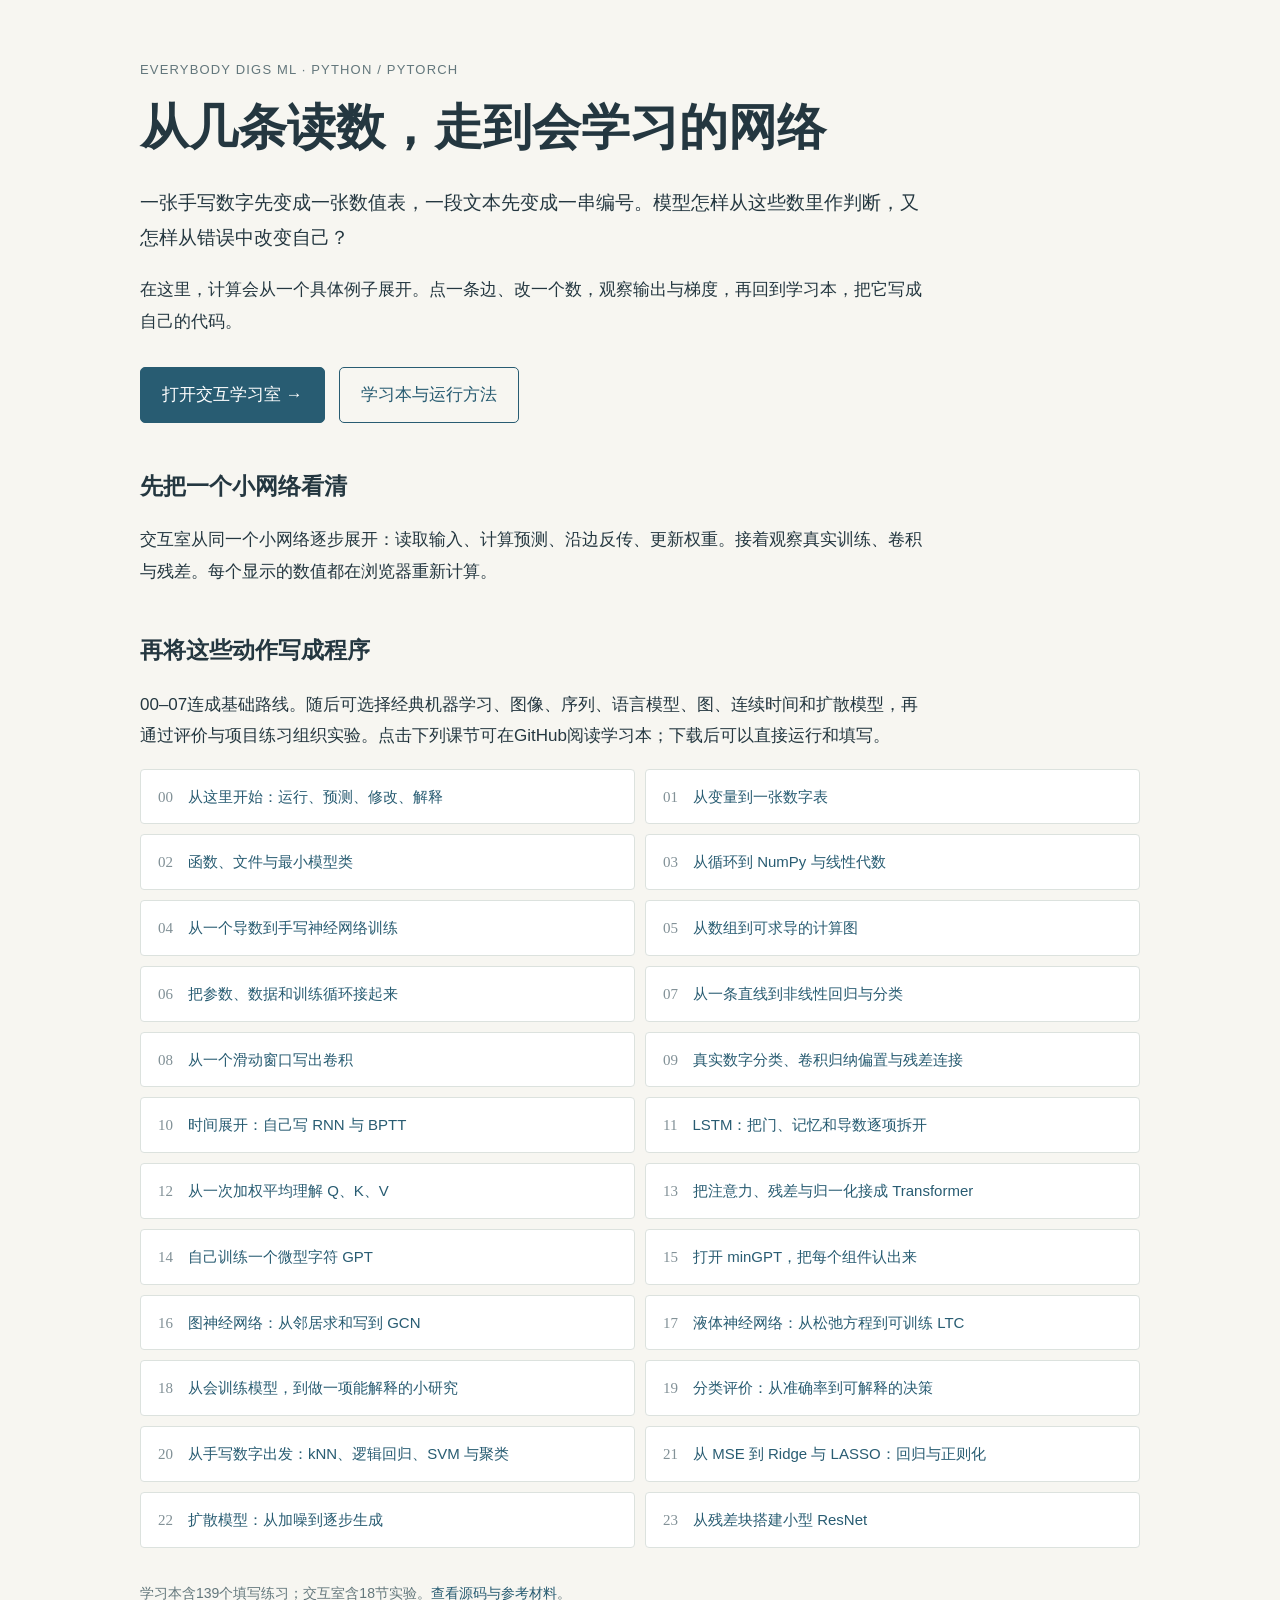
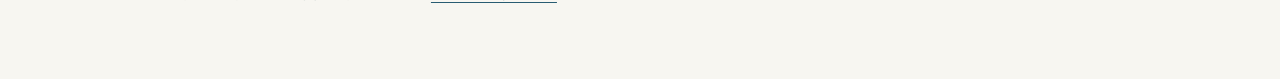
<file: index.html>
<!doctype html><html lang="zh-CN"><meta charset="utf-8"><meta name="viewport" content="width=device-width,initial-scale=1"><title>Everybody Digs ML · 动手学习机器学习</title>
<style>:root{color:#243740;background:#f7f6f1;font:17px/1.85 Arial,"Microsoft YaHei",sans-serif}*{box-sizing:border-box}body{margin:0}main{max-width:1060px;margin:auto;padding:58px 30px}a{color:#285c72;text-underline-offset:4px}h1{font-size:clamp(30px,5vw,49px);line-height:1.35;font-weight:650;margin:12px 0 25px}h2{font-size:23px;margin:42px 0 17px}p{max-width:790px}.lead{font-size:19px}.label{font-size:13px;color:#63777c;letter-spacing:.09em}.actions{display:flex;gap:14px;flex-wrap:wrap;margin:30px 0 36px}.actions a{padding:11px 21px;border:1px solid #285c72;border-radius:5px;text-decoration:none}.actions a:first-child{background:#285c72;color:white}.route{display:grid;grid-template-columns:1fr 1fr;gap:10px}.lesson{display:flex;align-items:baseline;gap:15px;padding:13px 17px;border:1px solid #dce2de;background:#fff;text-decoration:none;border-radius:4px;font-size:15px}.lesson span{font:15px Georgia,serif;color:#829197}.lesson:hover{border-color:#285c72}.note{color:#63777c;font-size:14px;margin-top:33px}code{font-size:.9em;background:#eef0ec;padding:2px 5px}@media(max-width:700px){main{padding:34px 19px}.route{grid-template-columns:1fr}}</style>
<main><div class="label">EVERYBODY DIGS ML · PYTHON / PYTORCH</div><h1>从几条读数，走到会学习的网络</h1>
<p class="lead">一张手写数字先变成一张数值表，一段文本先变成一串编号。模型怎样从这些数里作判断，又怎样从错误中改变自己？</p>
<p>在这里，计算会从一个具体例子展开。点一条边、改一个数，观察输出与梯度，再回到学习本，把它写成自己的代码。</p>
<div class="actions"><a href="https://lee-eee-eee.github.io/everybody-digs-ml-lab/interactive/#network">打开交互学习室 →</a><a href="https://github.com/Lee-Eee-Eee/everybody-digs-ml#开始学习">学习本与运行方法</a></div>
<h2>先把一个小网络看清</h2><p>交互室从同一个小网络逐步展开：读取输入、计算预测、沿边反传、更新权重。接着观察真实训练、卷积与残差。每个显示的数值都在浏览器重新计算。</p>
<h2>再将这些动作写成程序</h2><p>00–07连成基础路线。随后可选择经典机器学习、图像、序列、语言模型、图、连续时间和扩散模型，再通过评价与项目练习组织实验。点击下列课节可在GitHub阅读学习本；下载后可以直接运行和填写。</p>
<div class="route"><a class="lesson" href="https://github.com/Lee-Eee-Eee/everybody-digs-ml/blob/main/lessons/python_math/00_start_and_environment.ipynb"><span>00</span>从这里开始：运行、预测、修改、解释</a><a class="lesson" href="https://github.com/Lee-Eee-Eee/everybody-digs-ml/blob/main/lessons/python_math/01_python_values_control.ipynb"><span>01</span>从变量到一张数字表</a><a class="lesson" href="https://github.com/Lee-Eee-Eee/everybody-digs-ml/blob/main/lessons/python_math/02_python_functions_files_classes.ipynb"><span>02</span>函数、文件与最小模型类</a><a class="lesson" href="https://github.com/Lee-Eee-Eee/everybody-digs-ml/blob/main/lessons/python_math/03_numpy_shapes_linear_algebra.ipynb"><span>03</span>从循环到 NumPy 与线性代数</a><a class="lesson" href="https://github.com/Lee-Eee-Eee/everybody-digs-ml/blob/main/lessons/neural_network_basics/04_derivatives_numpy_mlp.ipynb"><span>04</span>从一个导数到手写神经网络训练</a><a class="lesson" href="https://github.com/Lee-Eee-Eee/everybody-digs-ml/blob/main/lessons/neural_network_basics/05_torch_tensors_autograd.ipynb"><span>05</span>从数组到可求导的计算图</a><a class="lesson" href="https://github.com/Lee-Eee-Eee/everybody-digs-ml/blob/main/lessons/neural_network_basics/06_modules_data_training.ipynb"><span>06</span>把参数、数据和训练循环接起来</a><a class="lesson" href="https://github.com/Lee-Eee-Eee/everybody-digs-ml/blob/main/lessons/neural_network_basics/07_mlp_regression_classification.ipynb"><span>07</span>从一条直线到非线性回归与分类</a><a class="lesson" href="https://github.com/Lee-Eee-Eee/everybody-digs-ml/blob/main/lessons/computer_vision/08_convolution_from_windows.ipynb"><span>08</span>从一个滑动窗口写出卷积</a><a class="lesson" href="https://github.com/Lee-Eee-Eee/everybody-digs-ml/blob/main/lessons/computer_vision/09_cnn_training_and_residuals.ipynb"><span>09</span>真实数字分类、卷积归纳偏置与残差连接</a><a class="lesson" href="https://github.com/Lee-Eee-Eee/everybody-digs-ml/blob/main/lessons/sequence_models/10_rnn_time_and_bptt.ipynb"><span>10</span>时间展开：自己写 RNN 与 BPTT</a><a class="lesson" href="https://github.com/Lee-Eee-Eee/everybody-digs-ml/blob/main/lessons/sequence_models/11_lstm_gates_and_memory.ipynb"><span>11</span>LSTM：把门、记忆和导数逐项拆开</a><a class="lesson" href="https://github.com/Lee-Eee-Eee/everybody-digs-ml/blob/main/lessons/llm/12_attention_qkv.ipynb"><span>12</span>从一次加权平均理解 Q、K、V</a><a class="lesson" href="https://github.com/Lee-Eee-Eee/everybody-digs-ml/blob/main/lessons/llm/13_transformer_block.ipynb"><span>13</span>把注意力、残差与归一化接成 Transformer</a><a class="lesson" href="https://github.com/Lee-Eee-Eee/everybody-digs-ml/blob/main/lessons/llm/14_small_gpt_training.ipynb"><span>14</span>自己训练一个微型字符 GPT</a><a class="lesson" href="https://github.com/Lee-Eee-Eee/everybody-digs-ml/blob/main/lessons/llm/15_mingpt_reading_and_generation.ipynb"><span>15</span>打开 minGPT，把每个组件认出来</a><a class="lesson" href="https://github.com/Lee-Eee-Eee/everybody-digs-ml/blob/main/lessons/other_networks/16_gnn_message_passing.ipynb"><span>16</span>图神经网络：从邻居求和写到 GCN</a><a class="lesson" href="https://github.com/Lee-Eee-Eee/everybody-digs-ml/blob/main/lessons/other_networks/17_liquid_neural_networks.ipynb"><span>17</span>液体神经网络：从松弛方程到可训练 LTC</a><a class="lesson" href="https://github.com/Lee-Eee-Eee/everybody-digs-ml/blob/main/lessons/experiments/18_research_experiments.ipynb"><span>18</span>从会训练模型，到做一项能解释的小研究</a><a class="lesson" href="https://github.com/Lee-Eee-Eee/everybody-digs-ml/blob/main/lessons/experiments/19_evaluation_and_decisions.ipynb"><span>19</span>分类评价：从准确率到可解释的决策</a><a class="lesson" href="https://github.com/Lee-Eee-Eee/everybody-digs-ml/blob/main/lessons/classical_ml/20_classical_classification.ipynb"><span>20</span>从手写数字出发：kNN、逻辑回归、SVM 与聚类</a><a class="lesson" href="https://github.com/Lee-Eee-Eee/everybody-digs-ml/blob/main/lessons/classical_ml/21_regression_regularization.ipynb"><span>21</span>从 MSE 到 Ridge 与 LASSO：回归与正则化</a><a class="lesson" href="https://github.com/Lee-Eee-Eee/everybody-digs-ml/blob/main/lessons/other_networks/22_diffusion_from_noise.ipynb"><span>22</span>扩散模型：从加噪到逐步生成</a><a class="lesson" href="https://github.com/Lee-Eee-Eee/everybody-digs-ml/blob/main/lessons/computer_vision/23_resnet_from_blocks.ipynb"><span>23</span>从残差块搭建小型 ResNet</a></div><p class="note">学习本含139个填写练习；交互室含18节实验。<a href="https://github.com/Lee-Eee-Eee/everybody-digs-ml">查看源码与参考材料</a>。</p></main></html>
</file>
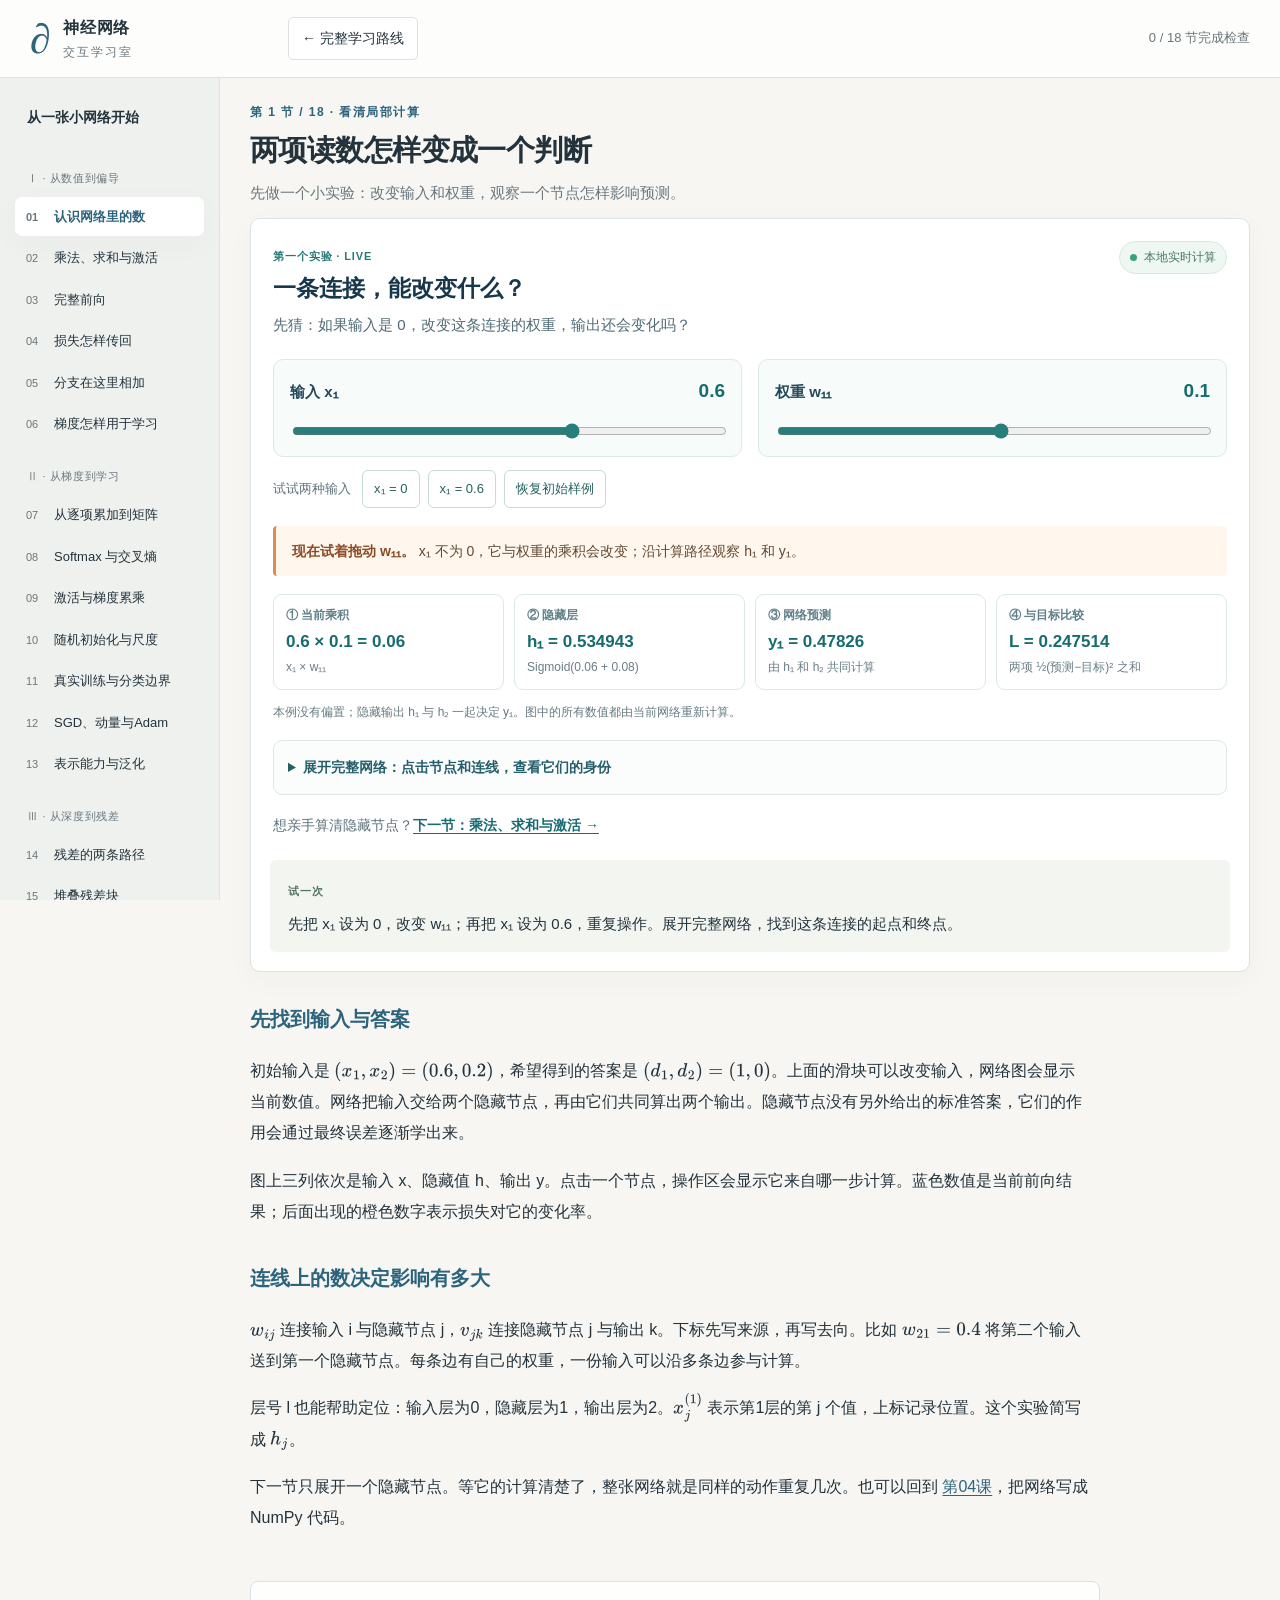
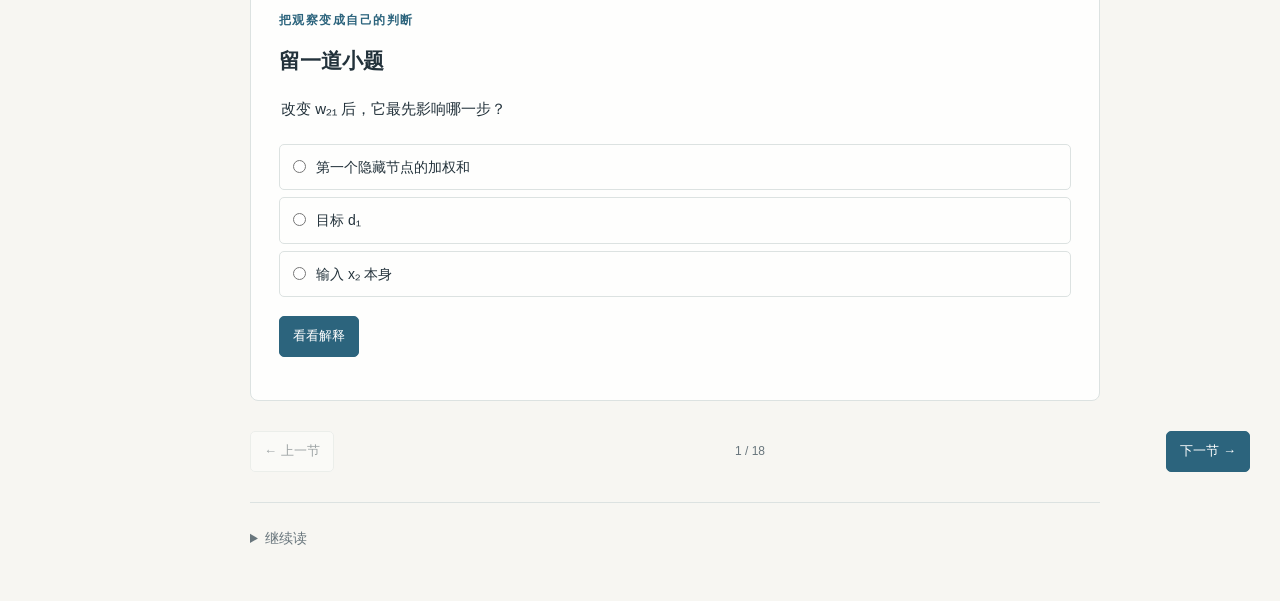
<file: interactive/index.html>
<!doctype html>
<html lang="zh-CN">
<head>
  <meta charset="utf-8">
  <meta name="viewport" content="width=device-width,initial-scale=1">
  <meta name="description" content="从可点击的小网络到反向传播、批处理、真实训练与残差连接。18节离线交互实验，配套Python与PyTorch学习本。">
  <title>交互学习室 · Everybody Digs ML</title>
  <link rel="stylesheet" href="style.css">
  <link rel="stylesheet" href="foundations.css">
  <link rel="stylesheet" href="course.css">
  <script>window.MathJax={tex:{inlineMath:[['\\(','\\)']],displayMath:[['\\[','\\]']],processEscapes:true},svg:{fontCache:'global'},options:{skipHtmlTags:['script','noscript','style','textarea','pre','code']}};</script>
  <script defer src="vendor/tex-svg-full.js"></script>
  <script defer src="engine.js"></script>
  <script defer src="lessons.js"></script>
  <script defer src="foundations-engine.js"></script>
  <script defer src="foundations-lessons.js"></script>
  <script defer src="foundations-intro.js"></script>
  <script defer src="foundations-extra.js"></script>
  <script defer src="foundations-residual.js"></script>
  <script defer src="foundations-app.js"></script>
  <script defer src="app.js"></script>
</head>
<body>
  <a class="skip-link" href="#lesson-title">跳到正文</a>
  <header class="topbar">
    <a class="brand" href="#network"><span class="brand-mark" aria-hidden="true">∂</span><span>神经网络<span class="brand-sub">交互学习室</span></span></a>
    <a class="quiet course-home" href="../index.html">← 完整学习路线</a>
    <button class="quiet" id="menu-toggle" aria-expanded="false" aria-controls="syllabus">实验目录</button>
    <span id="completion" class="completion" aria-live="polite">18 节实验</span>
  </header>
  <div class="shell">
    <nav id="syllabus" aria-label="实验章节"><div class="nav-heading">从一张小网络开始</div><div id="chapter-list"></div><div class="nav-foot">点击节点，改变一项，再解释变化。<br>进度保存在当前浏览器。</div></nav>
    <main id="main">
      <section class="lesson-header"><div class="eyebrow" id="lesson-kicker"></div><h1 id="lesson-title" tabindex="-1"></h1><p id="lesson-intro"></p><div id="lesson-map"></div></section>
      <div class="lesson-grid">
        <article id="lesson-body" class="prose"></article>
        <aside id="lab-pane" aria-labelledby="lab-title"><div class="lab-head"><span class="live-dot"></span><h2 id="lab-title">动手实验</h2><span class="local-badge">浏览器现场计算</span></div><div id="experiment"></div><div class="task-box"><span class="task-label">试一次</span><p id="task-text"></p></div></aside>
      </div>
      <section class="checkpoint" aria-labelledby="quiz-heading"><div class="eyebrow">把观察变成自己的判断</div><h2 id="quiz-heading">留一道小题</h2><form id="quiz-form"><fieldset><legend id="quiz-question"></legend><div id="quiz-options"></div></fieldset><button class="primary" type="submit">看看解释</button></form><div id="quiz-feedback" aria-live="polite"></div></section>
      <nav class="lesson-footer" aria-label="章节切换"><button id="previous" class="quiet">← 上一节</button><span id="chapter-counter"></span><button id="next" class="primary">下一节 →</button></nav>
      <details class="source-box"><summary>继续读</summary><ul>
        <li><a href="https://www.3blue1brown.com/lessons/backpropagation/">3Blue1Brown：从一次预测理解反向传播</a></li>
        <li><a href="https://colah.github.io/posts/2015-08-Backprop/">Chris Olah：计算图与链式法则</a></li>
        <li><a href="https://arxiv.org/abs/1512.03385">He 等：Deep Residual Learning for Image Recognition</a></li>
        <li><a href="https://arxiv.org/abs/1603.05027">He 等：Identity Mappings in Deep Residual Networks</a></li>
      </ul></details>
    </main>
  </div>
  <noscript>启用JavaScript后即可运行这些离线实验。Python实现位于课程的lessons目录。</noscript>
</body>
</html>
</file>
<file: interactive/style.css>
:root{--bg:#f7f6f2;--paper:#fff;--text:#23323b;--muted:#69767d;--line:#dce2e1;--blue:#2c647d;--blue-soft:#e9f1f4;--orange:#be7040;--orange-soft:#fbf0e8;--green:#557363;--danger:#aa4740;--side:#eff1ee;--shadow:0 8px 30px #26343c08;font-family:"Segoe UI","Microsoft YaHei",sans-serif;color:var(--text);background:var(--bg);font-size:16px;line-height:1.65}*{box-sizing:border-box}body{margin:0}button,input,select{font:inherit}button{cursor:pointer}a{color:var(--blue);text-underline-offset:3px}button,a,input,select{touch-action:manipulation}button:focus-visible,a:focus-visible,input:focus-visible,select:focus-visible{outline:3px solid #b5d4e1;outline-offset:3px}button:disabled{opacity:.42;cursor:default}.skip-link{position:absolute;top:-100px;left:20px;background:white;padding:10px;z-index:20}.skip-link:focus{top:10px}.topbar{height:78px;display:flex;align-items:center;gap:28px;padding:0 30px;background:#fdfdfb;position:sticky;top:0;border-bottom:1px solid var(--line);z-index:10}.brand{display:flex;gap:12px;align-items:center;min-width:230px;text-decoration:none;color:var(--text);font-weight:650;letter-spacing:.04em}.brand-mark{font-family:Georgia,serif;font-size:42px;line-height:1;color:var(--blue)}.brand-sub{font-weight:400;font-size:12px;letter-spacing:.16em;display:block;color:var(--muted)}.header-note{font-size:14px;color:var(--muted)}.completion{margin-left:auto;font-size:13px;font-variant-numeric:tabular-nums;color:var(--muted)}#menu-toggle{display:none}.shell{display:grid;grid-template-columns:244px minmax(0,1fr);max-width:1800px;margin:auto}#syllabus{position:sticky;top:78px;height:calc(100vh - 78px);overflow:auto;padding:27px 15px;background:var(--side);border-right:1px solid var(--line)}.nav-heading{font-weight:650;font-size:14px;margin:0 12px 18px}.nav-heading span{display:block;font-size:11px;color:var(--muted);font-weight:400;margin-top:4px}.nav-group{font-size:11px;letter-spacing:.06em;color:var(--muted);padding:21px 12px 7px}.chapter{width:100%;text-align:left;border:0;background:transparent;padding:10px 11px;display:flex;gap:10px;align-items:flex-start;border-radius:7px;color:var(--text);font-size:13px;line-height:1.5;margin:2px 0}.chapter:hover{background:#ffffff8c}.chapter.active{background:var(--paper);box-shadow:var(--shadow);color:var(--blue);font-weight:600}.chapter-number{font-size:11px;margin-top:2px;font-variant-numeric:tabular-nums;min-width:18px;color:var(--muted)}.chapter.done .chapter-number{color:var(--green)}.nav-foot{font-size:11px;line-height:1.8;color:var(--muted);padding:25px 12px}main{min-width:0;padding:42px 40px 40px}.lesson-header{max-width:950px;margin:0 0 30px}.eyebrow{font-size:12px;letter-spacing:.12em;color:var(--blue);font-weight:600;margin-bottom:12px}h1{font-size:34px;font-weight:650;line-height:1.4;letter-spacing:-.02em;margin:0 0 16px}#lesson-intro{font-size:17px;color:var(--muted);max-width:760px;margin:0}#lesson-map{display:flex;gap:6px;margin-top:24px}.chapter-dot{width:24px;height:3px;background:var(--line);border:0;cursor:pointer;padding:0}.chapter-dot.current{background:var(--blue)}.chapter-dot.complete{background:var(--green)}.lesson-grid{display:grid;grid-template-columns:minmax(0,1fr) minmax(390px,1.04fr);gap:34px;align-items:start}.prose{font-size:16px;line-height:1.9;min-width:0}.prose>:first-child{margin-top:0}.prose h2{font-size:21px;line-height:1.5;margin:32px 0 14px;font-weight:650}.prose h3{font-size:17px;margin:25px 0 10px;color:var(--blue)}.prose p{margin:13px 0}.prose ul,.prose ol{padding-left:24px}.prose li{margin:9px 0}.prose strong{font-weight:650}.prose blockquote{margin:22px 0;padding:12px 18px;border-left:3px solid var(--blue);background:var(--blue-soft)}.prose .note{background:var(--blue-soft);padding:14px 18px;border-radius:5px;margin:22px 0}.prose code{font-size:.88em;background:#e9eeec;padding:2px 4px;border-radius:3px}.prose table{width:100%;font-size:13px;border-collapse:collapse;display:block;overflow:auto}.prose th,.prose td{padding:8px;border-bottom:1px solid var(--line);white-space:normal}.prose details{margin:18px 0;padding:13px;background:#eef1ed}.prose summary{cursor:pointer;font-weight:600}mjx-container[display=true]{overflow-x:auto;overflow-y:hidden;padding:4px 0;font-size:103%!important}#lab-pane{background:var(--paper);border:1px solid var(--line);border-radius:12px;box-shadow:var(--shadow);position:sticky;top:104px;max-height:calc(100vh - 128px);overflow:auto;min-width:0}.lab-head{display:flex;align-items:center;gap:8px;padding:18px 20px 13px;border-bottom:1px solid #eef0ef}.lab-head h2{font-size:15px;margin:0;font-weight:600}.live-dot{width:7px;height:7px;border-radius:50%;background:var(--green)}.local-badge{font-size:10px;color:var(--muted);margin-left:auto}#experiment{padding:19px}.lab-description,.lab-note{font-size:12px;color:var(--muted);line-height:1.7;margin:0 0 15px}.lab-note{margin:12px 0 0}.control-grid{display:grid;grid-template-columns:repeat(2,minmax(0,1fr));gap:13px 20px;margin-bottom:18px}.control{display:block;min-width:0;font-size:12px}.control-top{display:flex;justify-content:space-between;gap:8px;margin-bottom:5px;align-items:center}.control output{font-variant-numeric:tabular-nums;font-weight:600;color:var(--blue)}input[type=range]{width:100%;accent-color:var(--blue);height:18px;display:block}select,input[type=number]{width:100%;border:1px solid #cfd8d9;border-radius:5px;background:white;padding:6px 8px;font-size:13px;color:var(--text)}input[type=checkbox]{accent-color:var(--blue)}.buttons{display:flex;gap:8px;flex-wrap:wrap;align-items:center;margin:15px 0}.primary,.quiet{border:1px solid var(--line);border-radius:5px;padding:8px 13px;font-size:13px;font-weight:500;background:white;color:var(--text)}.primary{background:var(--blue);border-color:var(--blue);color:white}.primary:hover{background:#23556c}.quiet:hover{background:#f2f5f4}.small-button{font-size:11px;padding:6px 9px}.lab-visual{width:100%;height:auto;display:block;overflow:visible}.plot-grid{stroke:#e6eceb;stroke-width:1}.axis{stroke:#a5b3b7;stroke-width:1}.plot-label{fill:var(--muted);font-size:13px}.node{fill:#f5f8f7;stroke:#bdcacd;stroke-width:1.5}.node.active{fill:#e7f1f5;stroke:var(--blue);stroke-width:2}.edge{stroke:#9aaeb7;stroke-width:1.5;fill:none}.edge.active{stroke:var(--blue);stroke-width:3}.node-text{font-size:15px;fill:var(--text);text-anchor:middle}.value-text{font-size:13px;fill:var(--blue);font-variant-numeric:tabular-nums}.stat-row{display:flex;flex-wrap:wrap;gap:12px 20px;font-size:12px;margin:12px 0}.stat-row strong{color:var(--blue);font-size:16px;font-variant-numeric:tabular-nums;margin-left:5px}.numeric-block{font-family:Consolas,"Microsoft YaHei",monospace;font-size:12px;white-space:pre-wrap;overflow-wrap:anywhere;background:#f3f6f5;padding:12px;border-radius:5px;font-variant-numeric:tabular-nums;line-height:1.8}.selected-detail{border-left:3px solid var(--orange);padding:8px 12px;font-size:12px;background:var(--orange-soft);margin-top:12px;line-height:1.8}.task-box{margin:0 19px 19px;background:#f3f5f0;border-radius:6px;padding:12px 14px}.task-label{font-size:11px;color:var(--green);font-weight:600;letter-spacing:.08em}.task-box p{font-size:12px;line-height:1.8;margin:5px 0 0}.legend{display:flex;gap:15px;flex-wrap:wrap;font-size:11px;color:var(--muted);margin:10px 0}.legend span:before{content:"";display:inline-block;width:15px;height:3px;margin-right:6px;vertical-align:middle;background:var(--swatch,var(--blue))}.checkpoint{max-width:850px;margin:42px 0 20px;padding:28px;background:#fefefd;border:1px solid var(--line);border-radius:8px}.checkpoint h2{font-size:21px;margin:0 0 15px}.checkpoint fieldset{border:0;margin:0;padding:0}.checkpoint legend{font-size:15px;line-height:1.8;margin-bottom:15px}.quiz-option{display:flex;align-items:flex-start;gap:10px;font-size:14px;padding:10px 13px;margin:7px 0;border:1px solid var(--line);border-radius:5px;cursor:pointer}.quiz-option:has(input:checked){border-color:var(--blue);background:var(--blue-soft)}.quiz-option input{margin:5px 0;accent-color:var(--blue)}#quiz-form>.primary{margin-top:12px}#quiz-feedback{font-size:14px;line-height:1.8;margin-top:15px}.feedback-good{color:#3d6956}.feedback-retry{color:var(--danger)}.lesson-footer{display:flex;align-items:center;justify-content:space-between;margin:30px 0;font-size:12px;color:var(--muted)}.source-box{font-size:12px;color:var(--muted);border-top:1px solid var(--line);padding:22px 0;line-height:1.9}.source-box summary{cursor:pointer}.source-box li{margin:7px 0}.matrix-row{display:flex;align-items:center;gap:8px;overflow:auto;margin:15px 0;padding-bottom:6px}.matrix{border-collapse:collapse;font-family:Consolas,monospace;font-size:11px;text-align:center}.matrix td{border:1px solid var(--line);padding:6px;background:#f5f7f6;min-width:40px}.matrix caption{font-family:"Segoe UI","Microsoft YaHei",sans-serif;color:var(--blue);font-size:12px;padding:6px}.matrix .selected{background:#e6f0f6;outline:1px solid var(--blue)}.kernel-input{width:60px!important;text-align:center;padding:3px!important;font-size:12px!important}.heatmap-pair{display:grid;grid-template-columns:1fr 1fr;gap:15px}.heatmap-pair canvas{width:100%;height:auto;image-rendering:pixelated}.canvas-caption{font-size:12px;text-align:center;color:var(--muted);margin:5px 0}.decision-canvas{width:100%;height:auto;max-width:460px;display:block;margin:0 auto;border:1px solid var(--line)}.train-status{font-size:12px;color:var(--muted);margin:10px 0;min-height:21px}.table-small{width:100%;border-collapse:collapse;font-size:11px;text-align:right}.table-small th,.table-small td{padding:6px 5px;border-bottom:1px solid var(--line)}.table-small th:first-child,.table-small td:first-child{text-align:left}.error-message{color:var(--danger);background:#fff0ed;padding:14px;font-size:13px}.feature-bars{display:flex;align-items:center;gap:6px;height:95px;padding:10px 4px}.feature-bar{flex:1;background:var(--blue);position:relative;min-width:10px}.feature-bar span{position:absolute;top:-20px;width:100%;text-align:center;font-size:10px}.feature-bar.zero{height:2px!important;background:#b7c1bf}.feature-bar.negative{background:var(--orange)}
@media(min-width:1650px){main{padding-left:55px;padding-right:55px}.lesson-grid{gap:52px}.prose{font-size:17px}}@media(max-width:1200px){.shell{grid-template-columns:210px minmax(0,1fr)}main{padding:30px 26px}.lesson-grid{grid-template-columns:minmax(0,1fr);gap:28px}#lab-pane{position:relative;top:auto;max-height:none;order:-1;max-width:740px}.control-grid{grid-template-columns:repeat(3,minmax(0,1fr))}.lab-visual{max-height:390px}h1{font-size:30px}.prose{max-width:750px}}@media(max-width:750px){.topbar{height:68px;padding:0 17px;gap:8px}.brand{min-width:0;font-size:14px}.brand-mark{font-size:35px}.brand-sub{font-size:10px}.header-note{display:none}.completion{font-size:10px}#menu-toggle{display:block;font-size:11px;padding:7px}.shell{display:block}#syllabus{display:none;position:fixed;top:68px;left:0;width:260px;height:calc(100vh - 68px);z-index:9;box-shadow:8px 0 20px #293b3e18}#syllabus.open{display:block}main{padding:27px 17px}h1{font-size:26px}#lesson-intro{font-size:15px}.lesson-grid{gap:25px}.prose{font-size:15px;line-height:1.95}#experiment{padding:15px}.lab-head{padding:14px}.control-grid{grid-template-columns:repeat(2,minmax(0,1fr));gap:12px}.local-badge{font-size:9px}.checkpoint{padding:20px}.matrix td{min-width:34px;padding:4px}.node-text{font-size:16px}.selected-detail{font-size:11px}.heatmap-pair{gap:10px}.chapter-dot{width:16px}.lesson-header{margin-bottom:23px}.task-box{margin:0 15px 15px}.lesson-footer{gap:10px}.lesson-footer button{font-size:12px}}@media(prefers-reduced-motion:reduce){*{scroll-behavior:auto!important;transition:none!important}}
.project-jump{text-decoration:none;white-space:nowrap}.lab-section-title{font-size:13px;margin:19px 0 7px;font-weight:600;color:var(--blue)}#lesson-map{flex-wrap:wrap}@media(max-width:1040px){.header-note{display:none}}@media(max-width:750px){.project-jump{display:none}}

/* Modern Pedagogical Callout Cards & Lab Tabs */
.callout{padding:16px 20px;border-radius:8px;margin:18px 0;font-size:15.5px;line-height:1.8;position:relative;box-shadow:0 1px 3px rgba(0,0,0,0.03)}
.callout>:first-child{margin-top:0}
.callout>:last-child{margin-bottom:0}
.callout-title{display:flex;align-items:center;gap:8px;font-weight:700;font-size:16px;margin-bottom:8px}
.callout-intuition{background:#f0f7fa;border-left:4px solid #2c647d;color:#1a3947}
.callout-intuition .callout-title{color:#2c647d}
.callout-math{background:#fdf8f4;border-left:4px solid #be7040;color:#3e2619}
.callout-math .callout-title{color:#be7040}
.callout-pitfall{background:#fff8f5;border-left:4px solid #aa4740;color:#441c19}
.callout-pitfall .callout-title{color:#aa4740}
.callout-takeaway{background:#f2f7f4;border-left:4px solid #3d6956;color:#1d362b}
.callout-takeaway .callout-title{color:#3d6956}
.badge{display:inline-block;padding:2px 8px;border-radius:4px;font-size:11px;font-weight:700;letter-spacing:0.05em}
.badge-blue{background:#e2eef3;color:#2c647d}
.badge-orange{background:#faede4;color:#be7040}
.badge-green{background:#eaf1ed;color:#3d6956}
.lab-tabs{display:flex;gap:6px;margin-bottom:16px;border-bottom:1px solid var(--line);padding-bottom:8px;overflow-x:auto}
.lab-tab{padding:8px 14px;border-radius:6px;border:1px solid transparent;background:transparent;color:var(--muted);font-size:13.5px;font-weight:600;cursor:pointer;white-space:nowrap;transition:all 0.15s ease}
.lab-tab:hover{background:#eef2f3;color:var(--text)}
.lab-tab.active{background:#fff;border-color:#cbd5e1;color:var(--blue);box-shadow:0 2px 4px rgba(0,0,0,0.04)}
</file>
<file: interactive/course.css>
/* Reading width and navigation for the integrated course. */
:root{font-family:Arial,"Microsoft YaHei",sans-serif;line-height:1.75}
.course-home{text-decoration:none;white-space:nowrap;font-size:14px}
.prose{line-height:1.95;max-width:850px}
.prose h3{margin-top:32px}.prose p{margin:16px 0}
.prose mjx-container[display="true"]{overflow-x:auto;overflow-y:hidden;padding:7px 0}
.source-box{max-width:850px}.task-box{line-height:1.85}
@media(max-width:1450px){.lesson-grid{display:flex;flex-direction:column;gap:30px}#lab-pane{order:-1;width:100%;position:static;max-height:none;max-width:1000px}.shell{grid-template-columns:220px minmax(0,1fr)}main{padding:28px 30px}.prose{max-width:850px}}
@media(max-width:750px){.shell{display:block}main{padding:22px 16px}.topbar{padding:0 15px;gap:12px}.brand{min-width:0}.course-home{font-size:12px}.completion{display:none}.lesson-header h1{font-size:25px}.prose{font-size:16px}#experiment{padding:14px}.foundation-mode #experiment{padding:14px}}
</file>
<file: interactive/foundations.css>
.foundation-mode .lesson-grid{display:flex;flex-direction:column;gap:28px}.foundation-mode #lab-pane{order:-1;width:100%;position:static;max-height:none;overflow:visible;border-radius:10px}.foundation-mode #experiment{padding:22px}.foundation-mode .prose{max-width:840px;line-height:1.95}.foundation-mode .lesson-header{margin-bottom:22px}.foundation-mode .lab-head h2{font-size:17px}.foundation-mode #task-text{font-size:15px}.foundation-mode .task-box{padding:15px 18px}.foundation-mode .local-badge{font-size:12px}.foundation-mode .source-box{font-size:14px}.fc-network-scroll{overflow-x:auto;margin:12px 0 0}.fc-network{display:block;width:100%;min-width:900px;height:auto;max-height:none!important}.fc-network text{font-family:"Segoe UI","Microsoft YaHei",sans-serif;fill:#26383f;font-size:18px}.fc-network .fc-svg-head{font-size:20px;font-weight:600}.fc-network .fc-svg-small{font-size:17px;fill:#596a71}.fc-network .fc-svg-value{font-size:18px;font-variant-numeric:tabular-nums}.fc-network .fc-svg-node-name{font-size:21px;font-weight:600}.fc-network .fc-weight-label{font-size:17px}.fc-network .fc-svg-gradient{font-size:16px;fill:#9b4f27}.fc-neuron circle,.fc-neuron>rect{fill:#f7f9f7;stroke:#aebfc5;stroke-width:1.8}.fc-neuron.fc-selected circle,.fc-neuron.fc-selected>rect{stroke:#2c647d;stroke-width:3;fill:#e9f2f5}.fc-neuron.fc-pending .fc-svg-value{fill:#78858b;font-size:16px}.fc-network [role=button]{cursor:pointer}.fc-network [role=button]:focus-visible{outline:3px solid #2c647d;outline-offset:4px}.fc-flow-legend{display:flex;flex-wrap:wrap;gap:12px 24px;font-size:14px;color:#60727a;margin:8px 0 20px}.fc-forward-key:before,.fc-reverse-key:before{content:"→";margin-right:6px;font-size:20px;font-weight:700;color:#2c647d}.fc-reverse-key:before{content:"←";color:#b66031}.fc-step-controls{display:flex;align-items:center;gap:12px;flex-wrap:wrap;margin:16px 0}.fc-step-controls button{font-size:15px;padding:9px 14px}#fc-count{font-size:15px;min-width:46px;text-align:center;font-variant-numeric:tabular-nums}.fc-step-note{font-size:16px;line-height:1.85;padding:14px 18px;background:#edf3f5;border-left:3px solid #2c647d;margin-bottom:18px}.fc-controls{display:flex;flex-wrap:wrap;gap:18px 24px;margin:16px 0}.fc-controls>.control{flex:1 1 190px;max-width:340px}.foundation-mode .control,.foundation-mode .control input,.foundation-mode .control select,.foundation-mode .control output{font-size:15px}.fc-card{padding:18px 20px;background:#f5f7f5;border:1px solid #dbe3df;border-radius:7px;margin:14px 0;font-size:16px;line-height:1.85;min-width:0}.fc-card h3{font-size:18px;color:#2c647d;margin:0 0 12px}.fc-card p{margin:10px 0}.fc-reverse-card{border-left:3px solid #b66031}.fc-reverse-card>h3{color:#9b4f27}.fc-grid-two{display:grid;grid-template-columns:repeat(2,minmax(0,1fr));gap:18px}.fc-grid-two .fc-card{margin:8px 0;background:#fff}.fc-equation{font-family:"Cambria Math",Consolas,"Microsoft YaHei",serif;font-size:18px;line-height:1.85;overflow-wrap:anywhere;padding:8px 10px;margin:9px 0;background:#fff;border-radius:4px;font-variant-numeric:tabular-nums}.fc-table-scroll{overflow-x:auto}.fc-table{width:100%;font-size:15px;border-collapse:collapse;font-variant-numeric:tabular-nums}.fc-table td,.fc-table th{border-bottom:1px solid #d6e0de;padding:10px;text-align:right;white-space:nowrap}.fc-table th:first-child{text-align:left}.fc-table thead{background:#e8efec}.foundation-mode .prose details{padding:16px}.foundation-mode .prose details p{font-size:16px}.foundation-mode .prose h3{font-size:20px}.foundation-mode .checkpoint{margin-top:32px}.foundation-mode .fc-workbench svg text{user-select:none}@media(max-width:850px){.fc-grid-two{grid-template-columns:1fr}.foundation-mode #experiment{padding:15px}.fc-card{padding:15px}.fc-equation{font-size:17px}.foundation-mode .lesson-header h1{font-size:28px}.fc-controls>.control{flex-basis:160px}}
.foundation-mode main{padding-top:24px}.foundation-mode .lesson-header h1{font-size:29px;margin-bottom:9px}.foundation-mode #lesson-kicker{margin-bottom:7px}.foundation-mode #lesson-intro{font-size:15px;max-width:900px}.foundation-mode #lesson-map{display:none}.foundation-mode .lesson-header{margin-bottom:15px}.foundation-mode .lab-head{padding:13px 20px}.foundation-mode #experiment:has(>#fc-network){display:flex;flex-direction:column}.foundation-mode #experiment>#fc-network{order:-4}.foundation-mode #experiment>.fc-step-controls:first-of-type{order:-3}.foundation-mode #experiment>#fc-explain{order:-2}.foundation-mode #experiment>.fc-step-note{order:-1;margin-top:14px}
body.foundation-mode .lesson-header{margin-bottom:12px}body.foundation-mode #lab-pane>.lab-head{display:none}body.foundation-mode #experiment>.fc-step-controls:not(#fc-update-actions){order:-6;margin-top:0}body.foundation-mode #experiment>#fc-live-step{order:-5}body.foundation-mode #experiment>#fc-network{order:-4}body.foundation-mode #experiment>#fc-explain{order:-3}.fc-live-step{font-size:16px;font-weight:600;line-height:1.7;margin:2px 0 10px;color:#2c647d}
.fc-live-equation{font-family:"Cambria Math",Consolas,"Microsoft YaHei",serif;font-size:17px;font-weight:400;line-height:1.8;margin-top:4px;overflow-wrap:anywhere;color:#26383f}

/* First experiment: keep controls and the computed pathway together. */
.fi-discovery{color:#203b48}
.fi-discovery-head{display:flex;justify-content:space-between;align-items:flex-start;gap:16px}
.fi-discovery-head h2{font-size:23px;line-height:1.35;margin:3px 0 8px;color:#17384b}
.fi-discovery-head p{margin:0;color:#506b75;font-size:15px;line-height:1.7}
.fi-kicker{font-size:11px;letter-spacing:.08em;color:#287a77;font-weight:700}
.fi-status{display:inline-flex;align-items:center;gap:7px;white-space:nowrap;color:#4a756b;font-size:12px;padding:5px 10px;background:#eef7f2;border:1px solid #d7e9df;border-radius:30px}
.fi-status span{width:7px;height:7px;border-radius:50%;background:#37a27b}
.fi-discovery-controls{display:grid;grid-template-columns:repeat(2,minmax(0,1fr));gap:16px;margin:22px 0 13px}
.fi-discovery-controls .control{min-width:0;border:1px solid #dce9e8;background:#f7fbfa;border-radius:10px;padding:14px 16px}
.fi-discovery-controls .control-top{font-size:15px;font-weight:650;color:#23495b}
.fi-discovery-controls output{font-size:19px!important;color:#166c70;font-variant-numeric:tabular-nums}
.fi-discovery-controls input[type=range]{width:100%;margin-top:14px;accent-color:#287e7a}
.fi-preset{display:flex;align-items:center;gap:8px;flex-wrap:wrap;margin:12px 0 18px}
.fi-preset>span{font-size:13px;color:#5d737b;margin-right:3px}
.fi-discovery .fi-preset button{border:1px solid #c4dbd6;border-radius:6px;color:#25625f;background:#fff;font-size:13px;padding:6px 11px}
.fi-discovery .fi-preset button:hover{background:#e8f5f0}
.fi-discovery button:focus-visible,.fi-map-details summary:focus-visible,.fi-next-link a:focus-visible{outline:3px solid #287e7a;outline-offset:3px}
.fi-observation{padding:13px 16px;border-left:3px solid #d49055;border-radius:4px;background:#fff7ed;color:#624832;font-size:14px;line-height:1.75}
.fi-observation strong{color:#8a4b28}
.fi-chain{display:grid;grid-template-columns:repeat(4,minmax(0,1fr));gap:10px;margin:18px 0 8px}
.fi-chain-step{min-width:0;border:1px solid #dbe8e8;border-radius:9px;padding:12px;background:#fff;display:flex;flex-direction:column;gap:5px;line-height:1.45}
.fi-chain-step span{font-size:12px;font-weight:650;color:#60808a}
.fi-chain-step strong{font-size:17px;color:#176c6f;font-variant-numeric:tabular-nums;overflow-wrap:anywhere}
.fi-chain-step small{font-size:12px;color:#697e87;overflow-wrap:anywhere}
.fi-caption{font-size:12px;color:#647a80;margin:12px 0 18px;line-height:1.7}
.fi-map-details{border:1px solid #dce8e7;background:#fbfdfc;border-radius:9px;padding:14px;margin:18px 0}
.fi-map-details summary{font-size:14px;color:#245e6a;font-weight:650;cursor:pointer}
.fi-next-link{margin:14px 0 0;font-size:14px;color:#5b7079}
.fi-next-link a{font-weight:650;color:#176b71;text-underline-offset:3px}
@media(max-width:750px){.fi-discovery-head{display:block}.fi-status{margin-top:12px}.fi-discovery-controls{grid-template-columns:1fr;gap:10px}.fi-chain{grid-template-columns:repeat(2,minmax(0,1fr))}.fi-chain-step strong{font-size:15px}}
</file>
